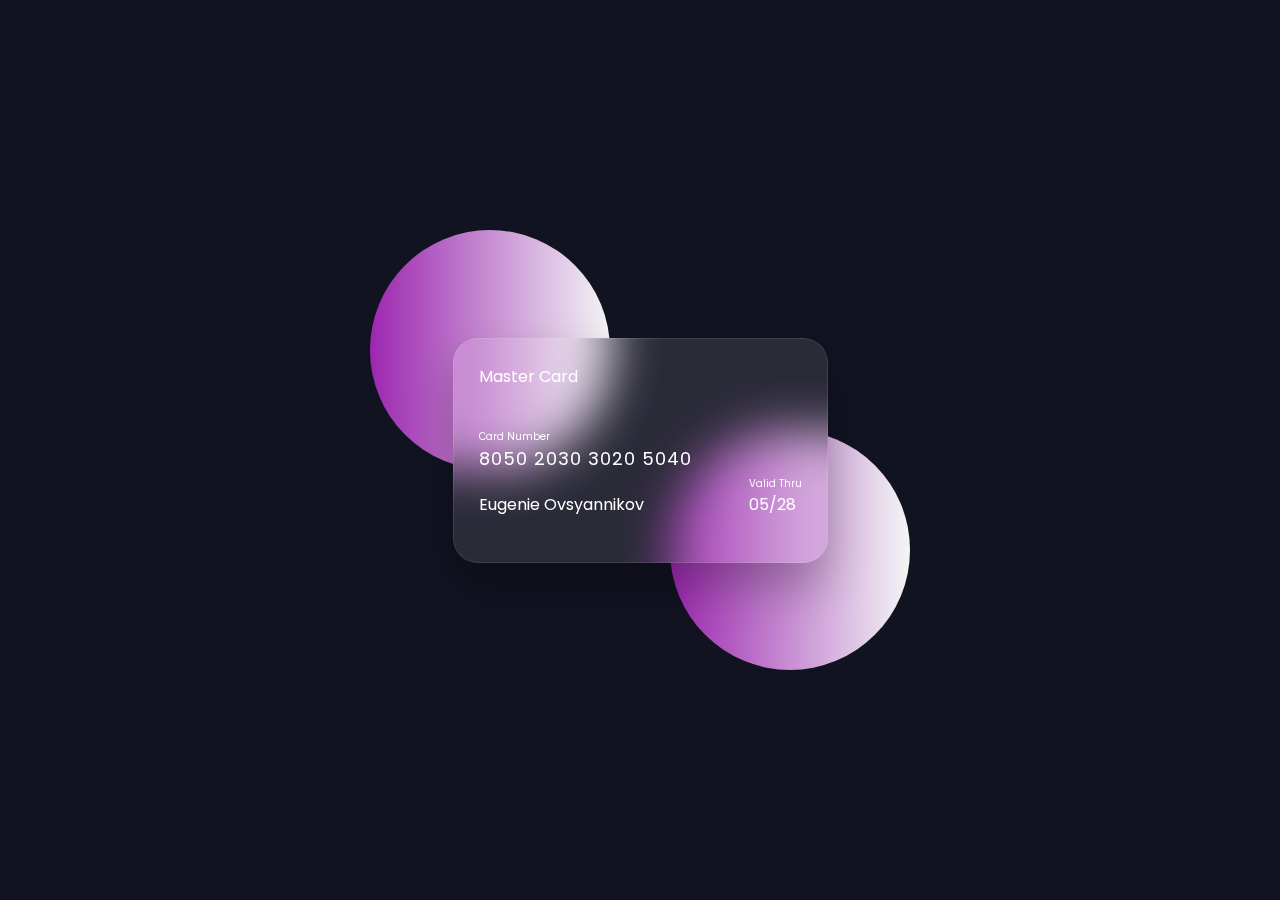
<file: Credit card/index.html>
<!DOCTYPE html>
<html lang="en">
  <head>
    <meta charset="UTF-8" />
    <meta http-equiv="X-UA-Compatible" content="IE=edge" />
    <meta name="viewport" content="width=device-width, initial-scale=1.0" />
    <title>Flipping Card UI Design</title>
    <link rel="stylesheet" href="style.css" />
  </head>
  <body>
    <section>
      <div class="container">
        <div class="card front-face">
          <header>
            <span class="logo">
              <h5>Master Card</h5>
            </span>
          </header>
          <div class="card-details">
            <div class="name-number">
              <h6>Card Number</h6>
              <h5 class="number">8050 2030 3020 5040</h5>
              <h5 class="name">Eugenie Ovsyannikov</h5>
            </div>
            <div class="valid-date">
              <h6>Valid Thru</h6>
              <h5>05/28</h5>
            </div>
          </div>
        </div>
        <div class="card back-face">
          <h6>
            For customer service call +977 4343 3433 or email at
            mastercard@gmail.com
          </h6>
          <span class="magnetic-strip"></span>
          <div class="signature"><i>005</i></div>
          <h5>
            Lorem ipsum dolor sit amet, consectetur adipisicing elit. Officia
            maiores sed doloremque nesciunt neque beatae voluptatibus doloribus.
            Libero et quis magni magnam nihil temporibus? Facere consectetur
            dolore reiciendis et veniam.
          </h5>
        </div>
      </div>
    </section>
  </body>
</html>
</file>
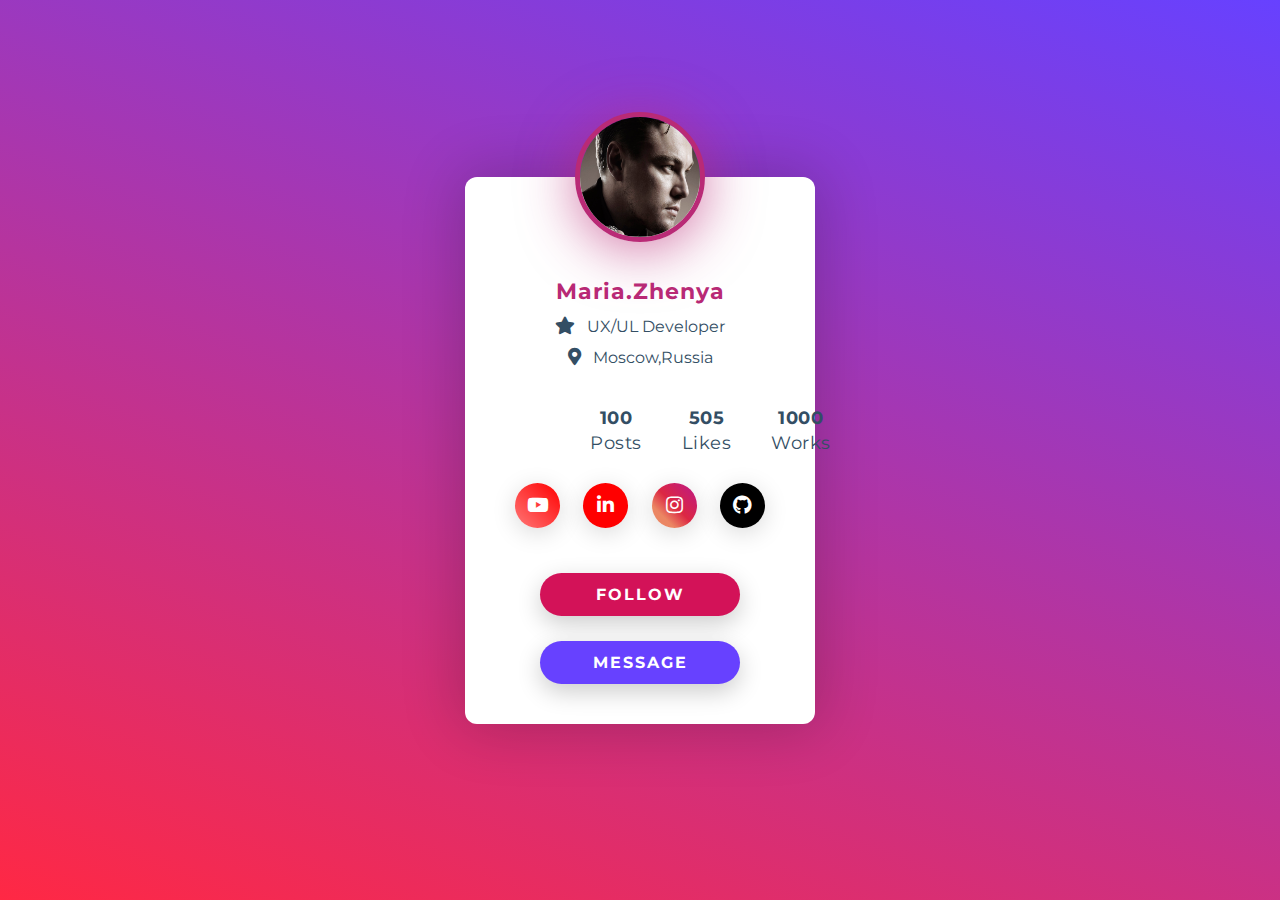
<file: project/index.html>
<!DOCTYPE html> 
<html lang="en"> 
<head> 
<meta charset="utf-8"> 
<meta name="viewport" content="width=device-width, inital-scale=1.0"> 
<link rel="preconnect" href="https://fonts.googleapis.com"> 
<link rel="preconnect" href="https://fonts.gstatic.com" crossorigin> 
<link href="https://fonts.googleapis.com/css2?family=Montserrat:ital,wght@0,100..900;1,100..900&display=swap" rel="stylesheet"> 
 
<link rel="stylesheet" href="https://cdnjs.cloudflare.com/ajax/libs/font-awesome/5.15.1/css/all.min.css"> 
<link rel="stylesheet" href="./style.css"> 
<title>Stylish Profile Card</title> 
</head> 
<body> 
    <div class="profile-container"> 
        <div class="img-container"> 
            <img src="./images/leo.jpg " alt="Profile image">
            
</div> 
<p class ="info full-name">Maria.Zhenya</p> 
<p class ="info role"> 
    <i class="fas fa-star"></i> 
    UX/UL Developer 
</p> 
<p class="info place"> 
    <i class="fas fa-map-marker-alt"></i> 
    Moscow,Russia 
    </p> 
 
     <div class="posts-info"> 
        <p><span>100</span> Posts</p> 
        <p><span>505</span> Likes</p> 
        <p><span>1000</span> Works</p> 
     </div> 
    <div class="social-container"> 
        <button class="youtube"> 
            <i class="fab fa-youtube"></i> 
            </button> 
            <button class="linkedin"> 
                <i class="fab fa-linkedin-in"></i> 
                </button> 
                <button class="instagram"> 
                    <i class="fab fa-instagram"></i> 
                    </button> 
                    <button class="github"> 
                        <i class="fab fa-github"></i> 
                        </button> 
                    </div> 
                    <button class="action">Follow</button> 
                    <button class="action message">Message</button> 
               </div> 
     
</body> 
</html>
</file>
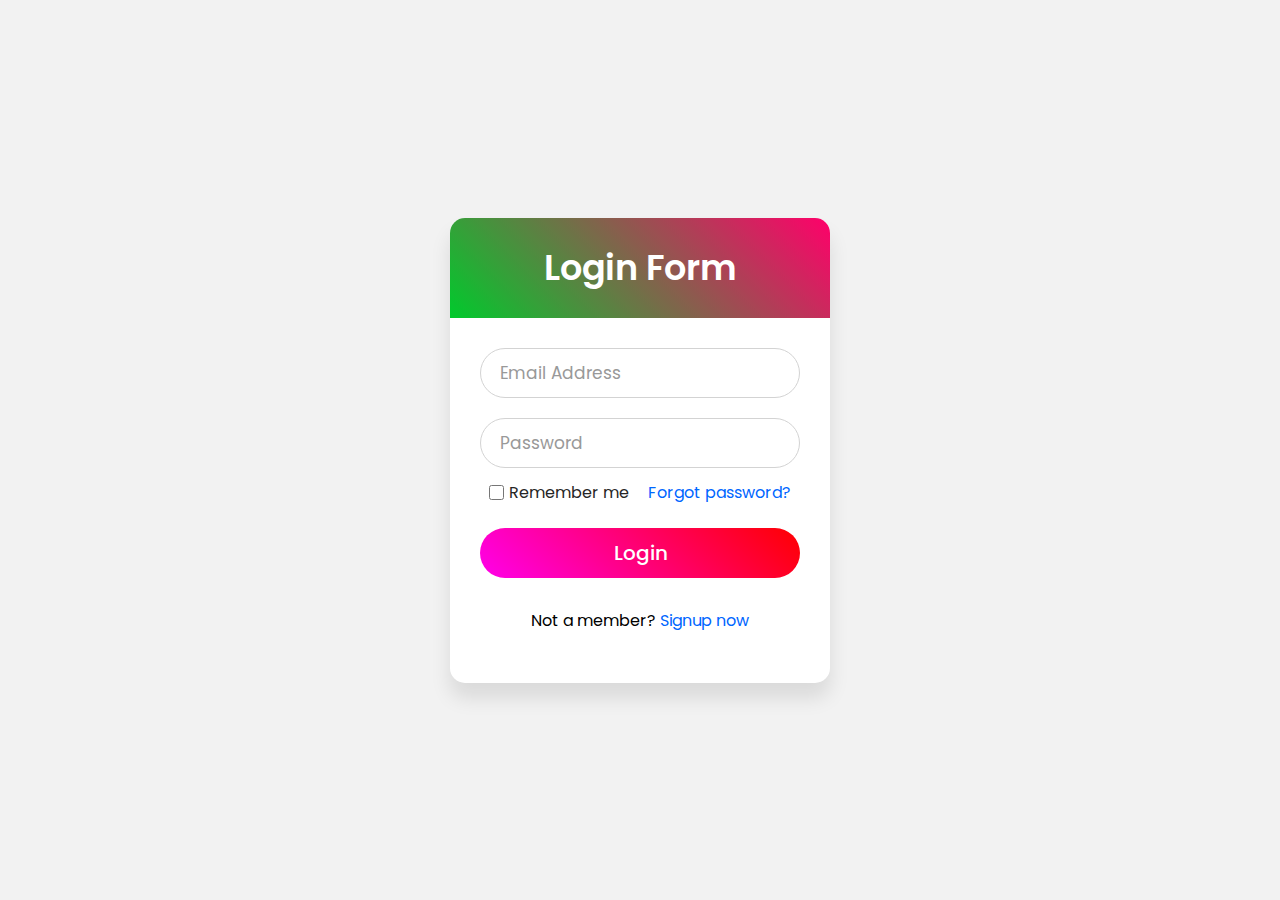
<file: task4/index.html>
<!DOCTYPE html>
<!-- Created By CodingNepal -->
<html lang="en" dir="ltr">
   <head>
      <meta charset="utf-8">
      <title>Login Form Design | CodeLab</title>
      <link rel="stylesheet" href="style.css">
   </head>
   <body>
      <div class="wrapper">
         <div class="title">
            Login Form
         </div>
         <form action="#">
            <div class="field">
               <input type="text" required>
               <label>Email Address</label>
            </div>
            <div class="field">
               <input type="password" required>
               <label>Password</label>
            </div>
            <div class="content">
               <div class="checkbox">
                  <input type="checkbox" id="remember-me">
                  <label for="remember-me">Remember me</label>
               </div>
               <div class="pass-link">
                  <a href="#">Forgot password?</a>
               </div>
            </div>
            <div class="field">
               <input type="submit" value="Login">
            </div>
            <div class="signup-link">
               Not a member? <a href="#">Signup now</a>
            </div>
         </form>
      </div>
   </body>
</html>
</file>
<file: Credit card/style.css>
@import url("https://fonts.googleapis.com/css2?family=Poppins:wght@300;400;500;600&display=swap");

* {
  margin: 0;
  padding: 0;
  box-sizing: border-box;
  font-family: "Poppins", sans-serif;
}
section {
  position: relative;
  min-height: 100vh;
  width: 100%;
  background: #121321;
  display: flex;
  align-items: center;
  justify-content: center;
  color: #fff;
  perspective: 1000px;
}
section::before {
  content: "";
  position: absolute;
  height: 240px;
  width: 240px;
  border-radius: 50%;
  transform: translate(-150px, -100px);
  background: linear-gradient(90deg, #9c27b0, #f3f5f5);
}
section::after {
  content: "";
  position: absolute;
  height: 240px;
  width: 240px;
  border-radius: 50%;
  transform: translate(150px, 100px);
  background: linear-gradient(90deg, #9c27b0, #f3f5f5);
}
.container {
  position: relative;
  height: 225px;
  width: 375px;
  z-index: 100;
  transition: 0.6s;
  transform-style: preserve-3d;
}
.container:hover {
  transform: rotateY(180deg);
}
.container .card {
  position: absolute;
  height: 100%;
  width: 100%;
  padding: 25px;
  border-radius: 25px;
  backdrop-filter: blur(25px);
  background: rgba(255, 255, 255, 0.1);
  box-shadow: 0 25px 45px rgba(0, 0, 0, 0.25);
  border: 1px solid rgba(255, 255, 255, 0.1);
  backface-visibility: hidden;
}
.front-face header,
.front-face .logo {
  display: flex;
  align-items: center;
}
.front-face header {
  justify-content: space-between;
}
.front-face .logo img {
  width: 48px;
  margin-right: 10px;
}
h5 {
  font-size: 16px;
  font-weight: 400;
}
.front-face .chip {
  width: 50px;
}
.front-face .card-details {
  display: flex;
  margin-top: 40px;
  align-items: flex-end;
  justify-content: space-between;
}
h6 {
  font-size: 10px;
  font-weight: 400;
}
h5.number {
  font-size: 18px;
  letter-spacing: 1px;
}
h5.name {
  margin-top: 20px;
}
.card.back-face {
  border: none;
  padding: 15px 25px 25px 25px;
  transform: rotateY(180deg);
}
.card.back-face h6 {
  font-size: 8px;
}
.card.back-face .magnetic-strip {
  position: absolute;
  top: 40px;
  left: 0;
  height: 45px;
  width: 100%;
  background: #000;
}
.card.back-face .signature {
  display: flex;
  justify-content: flex-end;
  align-items: center;
  margin-top: 80px;
  height: 40px;
  width: 85%;
  border-radius: 6px;
  background: repeating-linear-gradient(
    #fff,
    #fff 3px,
    #efefef 0px,
    #efefef 9px
  );
}
.signature i {
  color: #000;
  font-size: 12px;
  padding: 4px 6px;
  border-radius: 4px;
  background-color: #fff;
  margin-right: -30px;
  z-index: -1;
}
.card.back-face h5 {
  font-size: 8px;
  margin-top: 15px;
}
</file>
<file: project/style.css>
* { 
    margin: 0; 
    padding: 0; 
    box-sizing: border-box; 
    color: #334e64; 
  font-family: "Montserrat",sans-serif; 
  }  
  
  body {
  min-height: 100vh;
  width: 100%;
  display: flex;
  justify-content: center;
  align-items: center;
  background: linear-gradient(20deg,#ff2844, #6741ff);
  }
  
  .profile-container {
  position: relative;
  background-color: #fff;
  width: 350px;
  padding: 100px 50px 40px;
  border-radius: 12px;
  box-shadow: 0 0 60px 5px rgba(0,0,0,0.2);
  display: flex;
  flex-direction: column;
  justify-content: center;
  align-items: center;
  }
  
  .img-container {
  width: 130px;
  height: 130px;
  overflow: hidden;
  border: 5px solid #b92a76;
  border-radius: 50%;
  box-shadow: 0 8px 55px #b92a76a4;
  position: absolute;
  top: 0px;
  left: 50%;
  transform: translate(-50%, -50%);
  }
  
  .img-container img {
  width: 100%;
  max-width: 100%;
  height: 95%;
  transform: scale(1.1);
  }
  
  .info {
  margin-bottom: 12px;
  }
  
  .info i {
  margin-right: 8px;
  font-size: 1.1em;
  }
  
  .place {
  margin-bottom: 40px;
  }
  
  .full-name {
  font-size: 1.4em;
  font-weight: bold;
  letter-spacing: 1px;
  color: #b92a76;
  }
  
  .posts-info {
  width:  100px;
  display: flex;
  justify-content: space-around;
  align-items: center;
  font-size: 1.1em;
  letter-spacing: 0.5px;
  margin-bottom: 30px;
  text-align: center;
  gap: 40px;
  }
  
  .posts-info span {
  display: block;
  font-weight: bold;
  margin-bottom: 4px;
  }
  
  .social-container {
  width: 100%;
  display: flex;
  justify-content: space-between;
  align-items: center;
  margin-bottom: 20px;
  }
  
  .social-container i {
  color: #fff;
  }
  
  .social-container button { 
  border: none;
  background-color: red;
  outline: none;
  width: 45px;
  height: 45px;
  border-radius: 50%;
  font-size: 1.2em;
  cursor: pointer;
  box-shadow: 0px 5px 25px rgba(0,0,0,0.15);
  transition: transform 0.3s;
  }
  
  .social-container button:hover {
  transform: scale(1.1);
  }
  
  /* Social colors */
  
  .social-container button.youtube {
  background: linear-gradient(45deg, #ff000088, #ff0000);
  }
  
  .social-container button.linkedin {
  background: linear-gradient(45deg, #0e76a888 #0e76a8);
  }
  
  .social-container button.instagram {
  background: linear-gradient(45deg, #e6683ccc 25%, #dc2743 50%,
  #bc1888 100%);
  }
  
  .social-container button.github {
    background-color: black;
  }
  
  .action {
  outline: none;
  cursor: pointer;
  color: #fff;
  background-color: #d31258;
  border: none;
  border-radius: 50px;
  padding: 12px 20px;
  width: 80%;
  margin-top: 25px;
  box-shadow: 0px 8px 25px rgba(0,0,0,0.2);
  text-transform: uppercase;
  font-size: 1em;
  font-weight: bold;
  letter-spacing: 2px;
  transition: transform 0.3s, opacity 0.3s;
  }
  
  .action.message {
  background-color: #6741ff;
  }
  
  .action:hover {
  transform: scale(1.05);
  opacity: 0.85;
  }
</file>
<file: task4/style.css>
@import url('https://fonts.googleapis.com/css?family=Poppins:400,500,600,700&display=swap');
*{
  margin: 0;
  padding: 0;
  box-sizing: border-box;
  font-family: 'Poppins', sans-serif;
}
html,body{
  display: grid;
  height: 100%;
  width: 100%;
  place-items: center;
  background: #f2f2f2;
  /* background: linear-gradient(-135deg, #c850c0, #4158d0); */
}
::selection{
  background: #4158d0;
  color: #fff;
}
.wrapper{
  width: 380px;
  background: #fff;
  border-radius: 15px;
  box-shadow: 0px 15px 20px rgba(0,0,0,0.1);
}
.wrapper .title{
  font-size: 35px;
  font-weight: 600;
  text-align: center;
  line-height: 100px;
  color: #fff;
  user-select: none;
  border-radius: 15px 15px 0 0;
  background: linear-gradient(-135deg, #ff006a, #00ca2c);
}
.wrapper form{
  padding: 10px 30px 50px 30px;
}
.wrapper form .field{
  height: 50px;
  width: 100%;
  margin-top: 20px;
  position: relative;
}
.wrapper form .field input{
  height: 100%;
  width: 100%;
  outline: none;
  font-size: 17px;
  padding-left: 20px;
  border: 1px solid lightgrey;
  border-radius: 25px;
  transition: all 0.3s ease;
}
.wrapper form .field input:focus,
form .field input:valid{
  border-color: #4158d0;
}
.wrapper form .field label{
  position: absolute;
  top: 50%;
  left: 20px;
  color: #999999;
  font-weight: 400;
  font-size: 17px;
  pointer-events: none;
  transform: translateY(-50%);
  transition: all 0.3s ease;
}
form .field input:focus ~ label,
form .field input:valid ~ label{
  top: 0%;
  font-size: 16px;
  color: #4158d0;
  background: #fff;
  transform: translateY(-50%);
}
form .content{
  display: flex;
  width: 100%;
  height: 50px;
  font-size: 16px;
  align-items: center;
  justify-content: space-around;
}
form .content .checkbox{
  display: flex;
  align-items: center;
  justify-content: center;
}
form .content input{
  width: 15px;
  height: 15px;
  background: rgb(229, 255, 0);
}
form .content label{
  color: #262626;
  user-select: none;
  padding-left: 5px;
}
form .content .pass-link{
  color: "";
}
form .field input[type="submit"]{
  color: #fff;
  border: none;
  padding-left: 0;
  margin-top: -10px;
  font-size: 20px;
  font-weight: 500;
  cursor: pointer;
  background: linear-gradient(-135deg, #ff0000, #ff00ea);
  transition: all 0.3s ease;
}
form .field input[type="submit"]:active{
  transform: scale(0.95);
}
form .signup-link{
  color: #000000;
  margin-top: 20px;
  text-align: center;
}
form .pass-link a,
form .signup-link a{
  color: #0066ff;
  text-decoration: none;
}
form .pass-link a:hover,
form .signup-link a:hover{
  text-decoration: underline;
}
</file>
